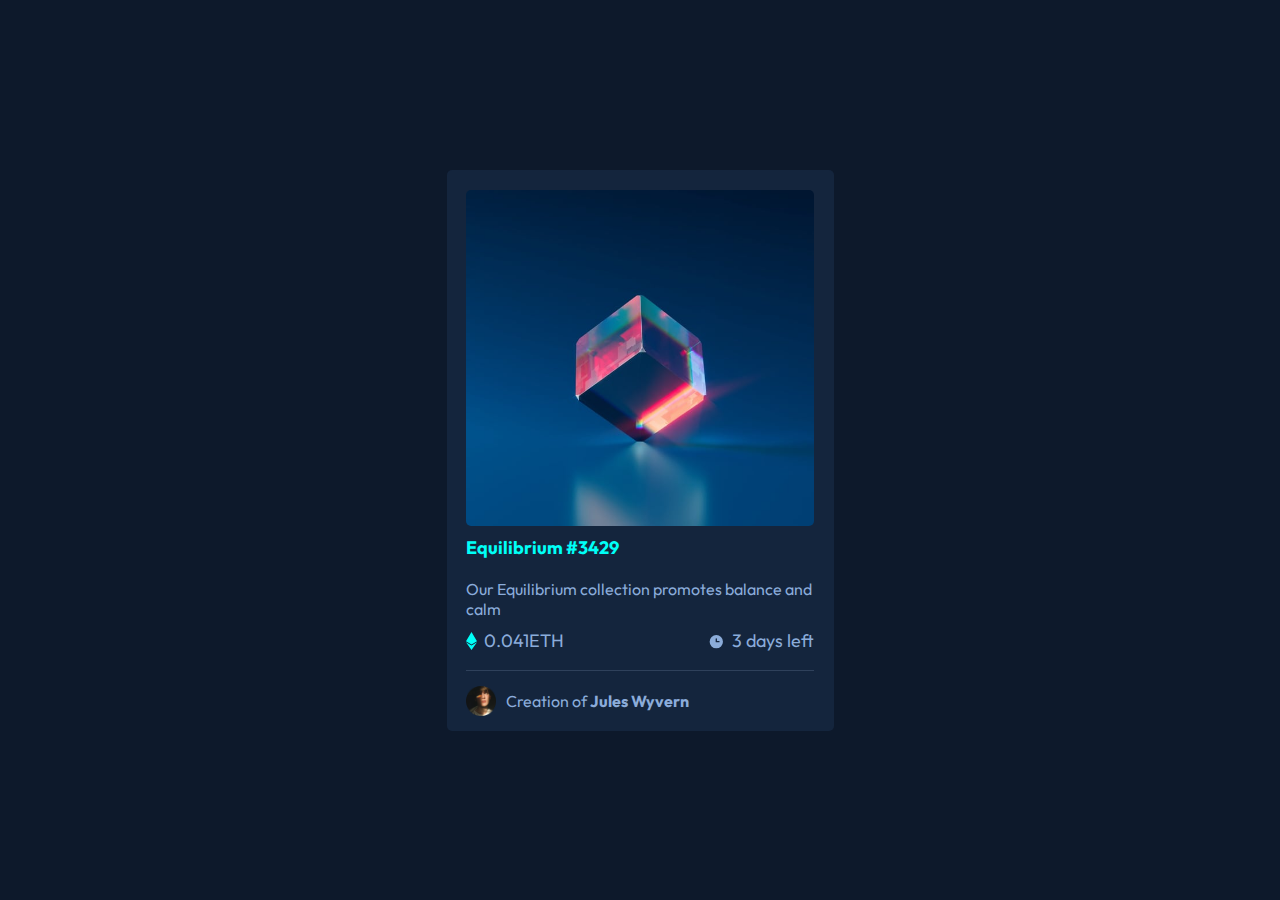
<file: index.htm>
<!DOCTYPE html>
<html lang="en">
  <head>
    <meta charset="UTF-8" />
    <meta http-equiv="X-UA-Compatible" content="IE=edge" />
    <meta name="viewport" content="width=device-width, initial-scale=1.0" />
    <title>Document</title>
    <link href="assets\css\style.css" rel="stylesheet" type="text/css" />
    <title>NFT Preview card compenent</title>
  </head>
  <body>
    <div class="main">
      <div class="window">
        <div class="windowbody">
          <div class="image">
            <img src="assets\images\image-equilibrium.jpg" class="img" />
          </div>
          <div class="head"><b>Equilibrium #3429</b></div>
          <div class="exp">
            Our Equilibrium collection promotes balance and calm
          </div>
          <div class="exp2">
            <div class="eth">
              <div class="symb">
                <svg width="11" height="18" xmlns="http://www.w3.org/2000/svg">
                  <path
                    d="M11 10.216 5.5 18 0 10.216l5.5 3.263 5.5-3.262ZM5.5 0l5.496 9.169L5.5 12.43 0 9.17 5.5 0Z"
                    fill="#00FFF8"
                  />
                </svg>
              </div>
              <p class="pnumber">0.041ETH</p>
            </div>
            <div class="day">
              <div class="symb">
                <svg width="17" height="17" xmlns="http://www.w3.org/2000/svg">
                  <path
                    d="M8.305 2.007a6.667 6.667 0 1 0 0 13.334 6.667 6.667 0 0 0 0-13.334Zm2.667 7.334H8.305a.667.667 0 0 1-.667-.667V6.007a.667.667 0 0 1 1.334 0v2h2a.667.667 0 0 1 0 1.334Z"
                    fill="#8BACD9"
                  />
                </svg>
              </div>
              <p class="pnumber">3 days left</p>
            </div>
          </div>
          <div class="line"></div>
          <div class="end">
            <div class="avatar">
              <img src="assets\images\image-avatar.png" alt="" />
            </div>
            <div class="avatar2">
              <p>Creation of <b>Jules Wyvern</b></p>
            </div>
          </div>
        </div>
      </div>
    </div>
  </body>
</html>
</file>
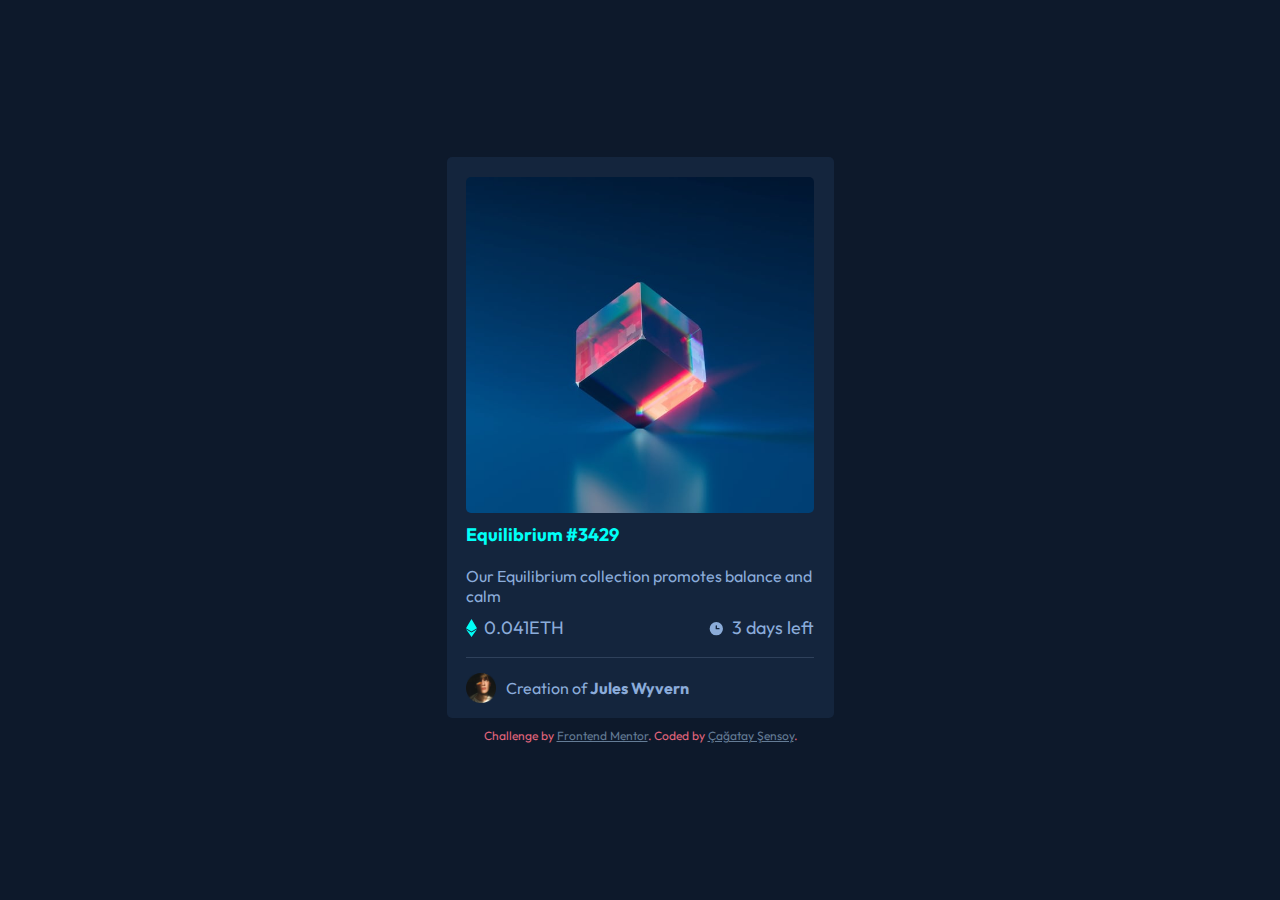
<file: index.html>
<!DOCTYPE html>
<html lang="en">
  <head>
    <meta charset="UTF-8" />
    <meta http-equiv="X-UA-Compatible" content="IE=edge" />
    <meta name="viewport" content="width=device-width, initial-scale=1.0" />
    <title>Document</title>
    <link href="assets\css\style.css" rel="stylesheet" type="text/css" />
    <title>NFT Preview card compenent</title>
  </head>
  <body>
    <div class="main">
      <div class="window">
        <div class="windowbody">
          <div class="image">
            <img src="assets\images\image-equilibrium.jpg" class="img" />
          </div>
          <div class="head"><b>Equilibrium #3429</b></div>
          <div class="exp">
            Our Equilibrium collection promotes balance and calm
          </div>
          <div class="exp2">
            <div class="eth">
              <div class="symb">
                <svg width="11" height="18" xmlns="http://www.w3.org/2000/svg">
                  <path
                    d="M11 10.216 5.5 18 0 10.216l5.5 3.263 5.5-3.262ZM5.5 0l5.496 9.169L5.5 12.43 0 9.17 5.5 0Z"
                    fill="#00FFF8"
                  />
                </svg>
              </div>
              <p class="pnumber">0.041ETH</p>
            </div>
            <div class="day">
              <div class="symb">
                <svg width="17" height="17" xmlns="http://www.w3.org/2000/svg">
                  <path
                    d="M8.305 2.007a6.667 6.667 0 1 0 0 13.334 6.667 6.667 0 0 0 0-13.334Zm2.667 7.334H8.305a.667.667 0 0 1-.667-.667V6.007a.667.667 0 0 1 1.334 0v2h2a.667.667 0 0 1 0 1.334Z"
                    fill="#8BACD9"
                  />
                </svg>
              </div>
              <p class="pnumber">3 days left</p>
            </div>
          </div>
          <div class="line"></div>
          <div class="end">
            <div class="avatar">
              <img src="assets\images\image-avatar.png" alt="" />
            </div>
            <div class="avatar2">
              <p>Creation of <b>Jules Wyvern</b></p>
            </div>
          </div>
        </div>
      </div>
      <div class="attribution">
        Challenge by
        <a href="https://www.frontendmentor.io?ref=challenge" target="_blank"
          >Frontend Mentor</a
        >. Coded by <a href="#">Çağatay Şensoy</a>.
      </div>
    </div>
  </body>
</html>
</file>
